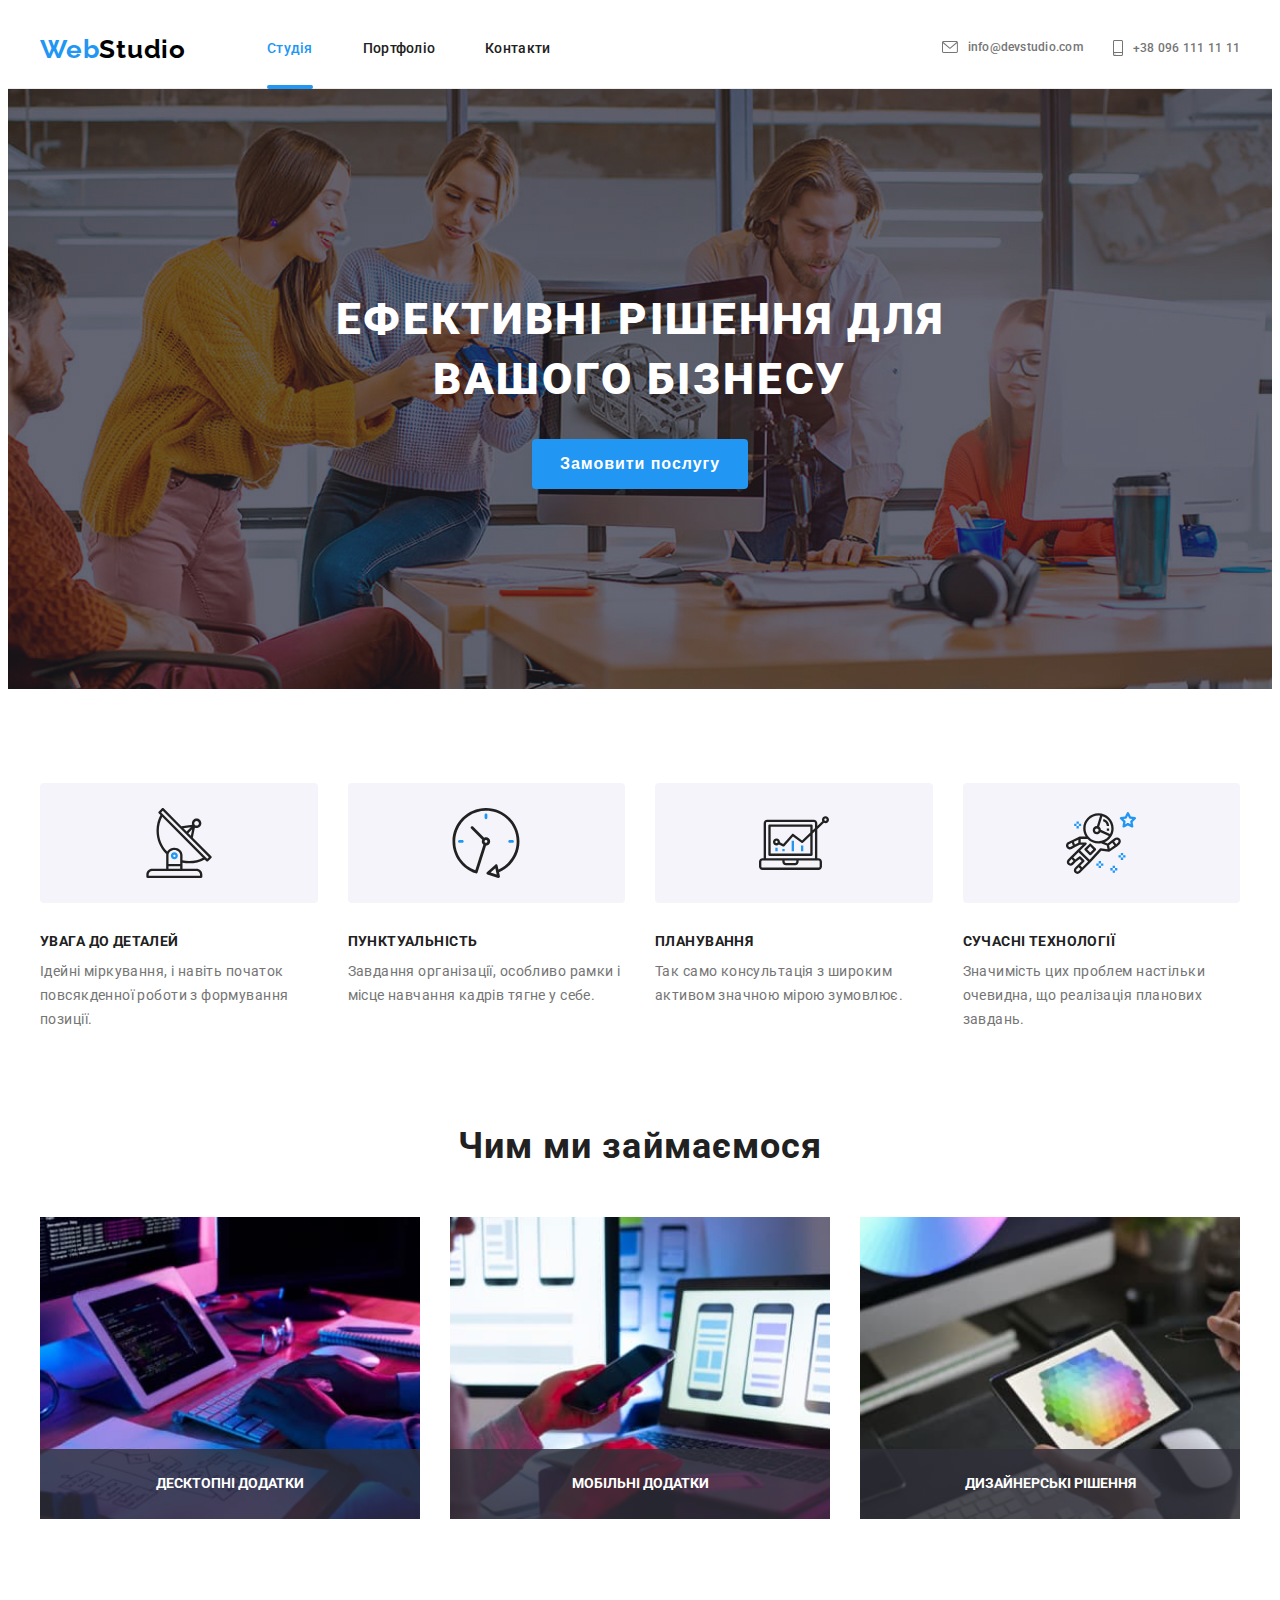
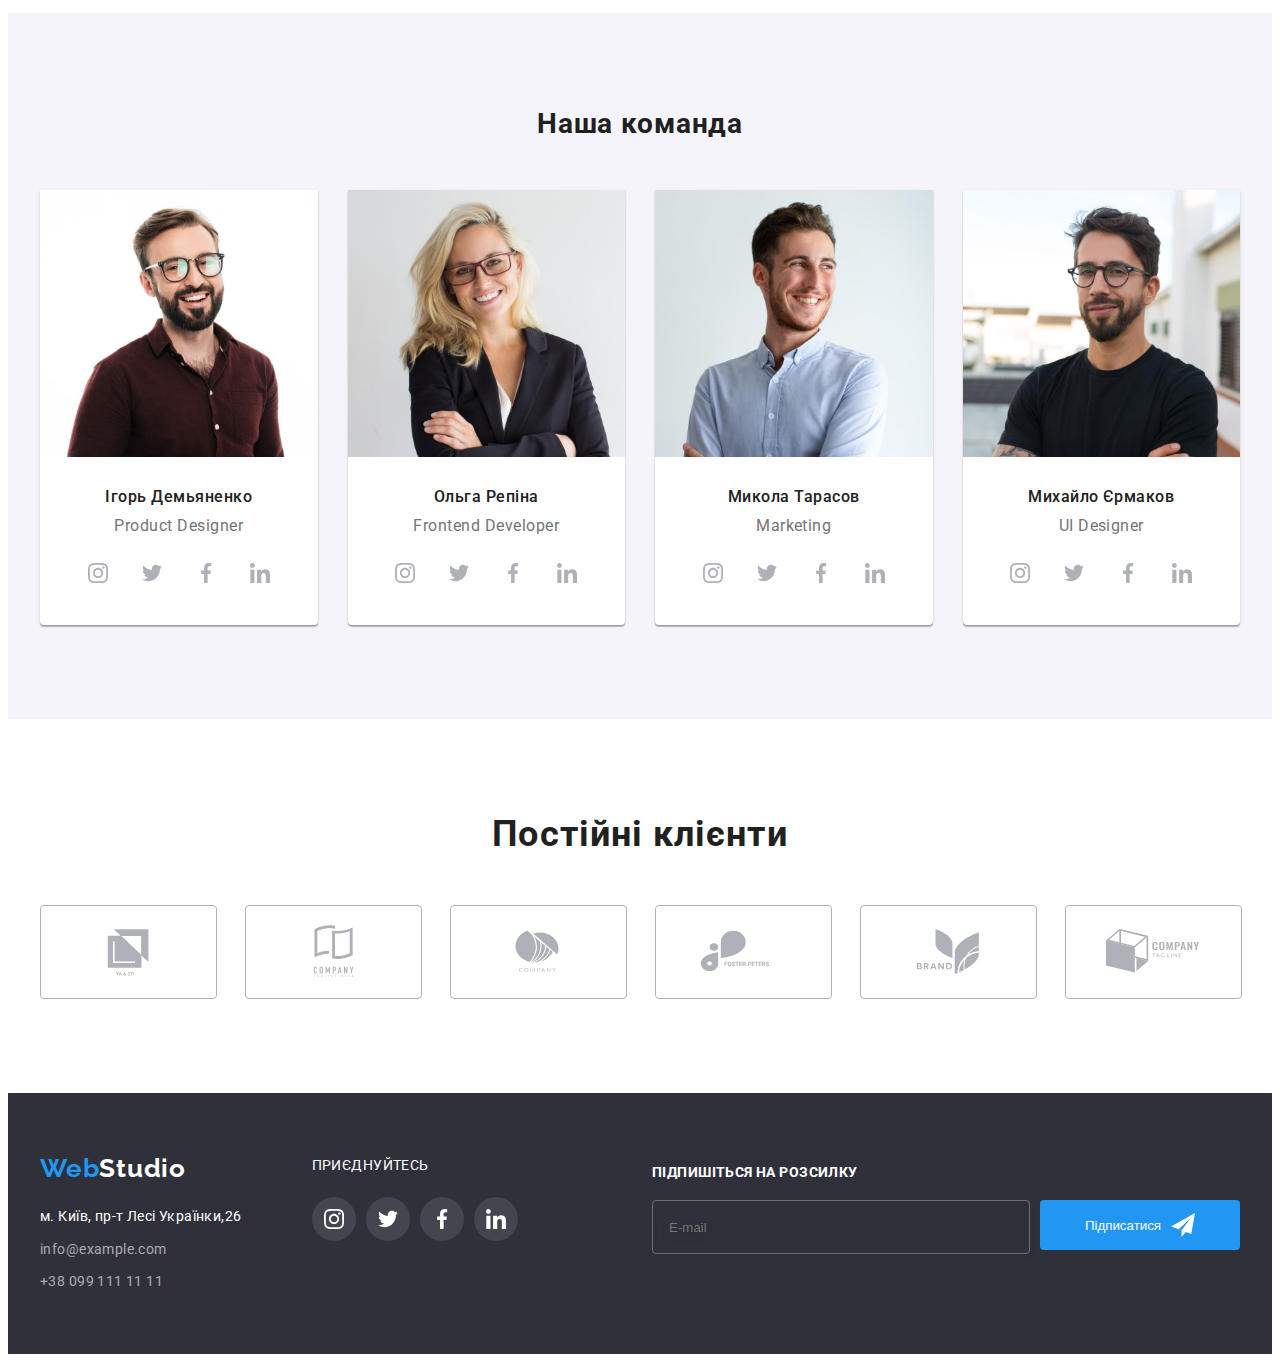
<file: index.html>
<!DOCTYPE html>
<html lang="en">
	<head>
		<meta charset="UTF-8" />
		<meta http-equiv="X-UA-Compatible" content="IE=edge" />
		<meta name="viewport" content="width=device-width, initial-scale=1.0" />
		<title>WebStudio</title>
		<link rel="stylesheet" href="https://cdnjs.cloudflare.com/ajax/libs/modern-normalize/1.1.0/modern-normalize.min.css" integrity="sha512-wpPYUAdjBVSE4KJnH1VR1HeZfpl1ub8YT/NKx4PuQ5NmX2tKuGu6U/JRp5y+Y8XG2tV+wKQpNHVUX03MfMFn9Q==" crossorigin="anonymous" referrerpolicy="no-referrer" />
		<link rel="stylesheet" href="./css/main.min.css">
		<link rel="preconnect" href="https://fonts.googleapis.com" />
		<link rel="preconnect" href="https://fonts.gstatic.com" crossorigin />
		<link
			href="https://fonts.googleapis.com/css2?family=Raleway:wght@700&family=Roboto:wght@400;500;700;900&display=swap"
			rel="stylesheet"
		/>
	</head>
	<body>
		<!-- header -->
		<header class="header">
			<div class="container header__container">
				<a href="./index.html" class="header__logo link">
					<span class="logo">Web</span>Studio
				</a>
					<nav class="navigation">
						<ul class="navigation__list list">
							<li class="navigation__item"><a href="./index.html" class="navigation__link link current">Студія</a></li>
							<li class="navigation__item"><a href="./portfolio.html" class="navigation__link link ">Портфоліо</a></li>
							<li class="navigation__item"><a href="" class="navigation__link link">Контакти</a></li>
						</ul>
					</nav>
					<ul class="header__contact list">
						<li class="header__contact-mail"><a href="mailto:info@devstudio.com" class="header__mail link"><svg class="header__contact-icon" width="16px" height="12px"><use href="./img/icon-header.svg#icon-envelope"></use></svg>info@devstudio.com</a></li>
						<li class="header__contact-tel"><a href="tel:+380961111111" class="header__tel link"><svg class="header__contact-icon fone" width="10px" height="16px"><use href="./img/icon-header.svg#icon-smartphone"></use></svg>+38 096 111 11 11</a></li>
					</ul>
					<button type="button" class="mob__menu-btn-open">
						<svg class="mob__menu-open" width="24px" height="16px">
							<use href="./img/icon-header.svg#icon-mob-menu-open"></use>
						</svg>
					</button>
					
			</div>
			<div class="mob__menu is-hidden">
				<div class="container">
					<div class="mob-menu__top">
					<button type="button" class="mob__menu-btn-close">
						<svg class="mob__menu-close" width="40px" height="40px">
							<use href="./img/icon-header.svg#icon-mob-menu-close"></use>
						</svg>
					</button>
				<nav class="mob-navigation">
						<ul class="mob-navigation__list list">
							<li class="mob-navigation__item"><a href="./index.html" class="mob-navigation__link link current">Студія</a></li>
							<li class="mob-navigation__item"><a href="./portfolio.html" class="mob-navigation__link link ">Портфоліо</a></li>
							<li class="mob-navigation__item"><a href="" class="mob-navigation__link link">Контакти</a></li>
						</ul>
					</nav>
					</div>
					<div class="mob-menu__bottom">
					<ul class="mob__contact list">
						<li class="mob__contact-tel"><a href="tel:+380961111111" class="mob__tel link">+38 096 111 11 11</a></li>
						<li class="mob__contact-mail"><a href="mailto:info@devstudio.com" class="mob__mail link">info@devstudio.com</a></li>
					</ul>
					<ul class="mob__soc-list list">
						<li class="mob__soc-item"><a href="https://www.instagram.com/" class="mob_soc-link link">Instagram</a></li>
						<li class="mob__soc-item"><a href="https://twitter.com/" class="mob_soc-link link">Twitter</a></li>
						<li class="mob__soc-item"><a href="https://www.facebook.com/" class="mob_soc-link link">Facebook</a></li>
						<li class="mob__soc-item"><a href="https://ua.linkedin.com/" class="mob_soc-link link">LinkedIn</a></li>
					</ul>
					</div>
					</div>
			</div>
		</header>
		<main>
			<!-- hero-->
			<section class="hero section">
				<div class="container">
				<h1 class="hero__title">Ефективні рішення для вашого бізнесу</h1>
				<button type="button" class="hero__btn btn" data-modal-open>Замовити послугу</button>
				</div>
			</section>

			<!--features-->
			<section class="features section pb-none">
				<div class="container">
					<h2 class="visually-hidden">text</h2>
				<ul class="features__list list">
					<li class="features__item">
						<div class="features__box">
							<svg class="features__icon" width="70px" height="70px">
								<use href="./img/futeres-icon.svg#icon-antenna"></use>
							</svg>
						</div>
						<h3 class="features__title">УВАГА ДО ДЕТАЛЕЙ</h3>
						<p class="features__text">Ідейні міркування, і навіть початок повсякденної роботи з формування позиції.</p>
					</li>
					<li class="features__item">
						<div class="features__box">
							<svg class="features__icon" width="70px" height="70px">
								<use href="./img/futeres-icon.svg#icon-clock"></use>
							</svg>
						</div>
						<h3 class="features__title">ПУНКТУАЛЬНІСТЬ</h3>
						<p class="features__text">Завдання організації, особливо рамки і місце навчання кадрів тягне у себе.</p>
					</li>
					<li class="features__item">
						<div class="features__box">
							<svg class="features__icon" width="70px" height="70px">
								<use href="./img/futeres-icon.svg#icon-diagram"></use>
							</svg>
						</div>
						<h3 class="features__title">ПЛАНУВАННЯ</h3>
						<p class="features__text">Так само консультація з широким активом значною мірою зумовлює.</p>
					</li>
					<li class="features__item">
						<div class="features__box">
							<svg class="features__icon" width="70px" height="70px">
								<use href="./img/futeres-icon.svg#icon-astronaut"></use>
							</svg>
						</div>
						<h3 class="features__title">СУЧАСНІ ТЕХНОЛОГІЇ</h3>
						<p class="features__text">Значимість цих проблем настільки очевидна, що реалізація планових завдань.</p>
					</li>
				</ul>
				</div>
			</section>
			<!--offers-->
			<section class="offers offers__mob section">
				<div class="container">
				<h2 class="offers__title title">Чим ми займаємося</h2>
				<ul class="offers__list list">
					<li class="offers__item">
						<picture>
							<source 
						srcset="
						./img/box1.jpg 1x, 
						./img/box1x2.jpg 2x" >
						<img 
						src="./img/box1.jpg" alt="вэб дизайн" width="370" height="294"/>
						</picture>
						<h3 class="offers__img-titel">Десктопні додатки</h3>
					</li>
					<li class="offers__item">
						<picture>
						<source 
						srcset="
						./img/box2.jpg 1x, 
						./img/box2-x2.jpg 2x" >
						<img src="./img/box2.jpg" alt="софт дизайн" width="370" height="294" />
						</picture>
						<h3 class="offers__img-titel">Мобільні додатки</h3>
					</li>
					<li class="offers__item">
						<picture>
						<source 
						srcset="
						./img/box3.jpg 1x, 
						./img/box3-x2.jpg 2x" >
						<img src="./img/box3.jpg" alt="палітра кольорів" width="370" height="294" />
						</picture>
					<h3 class="offers__img-titel">Дизайнерські рішення</h3>
					</li>
				</ul>
				</div>
			</section>
			<!--team -->
			<section class="team section">
				<div class="container">
				<h2 class="team__title title">Наша команда</h2>
				<ul class="team__list list">
					<li class="team__item">
						<picture>
						<source 
						srcset="
						./img/photo_igor.jpg 1x, 
						./img/photo_igor-x2.jpg 2x"
						media="(min-width: 1200px)">
						<source 
						srcset="
						./img/photo_igor-tab.jpg 1x, 
						./img/photo_igor-tab-x2.jpg 2x"
						media="(min-width: 768px)">
						<source 
						srcset="
						./img/photo_igor-mob.jpg 1x, 
						./img/photo_igor-mob-x2.jpg 2x"
						media="(max-width: 767px)">
						<img src="./img/photo_igor-tab.jpg" alt="Ігорь Демьяненко" width="450" height="460" />
						</picture>
						<div class="team__item-box">
							<h3 class="team__item-title">Ігорь Демьяненко</h3>
							<p class="team__after-title">Product Designer</p>
							<ul class="team__soc list">
								<li class="team__soc-item"><a href="" class="team__soc-link link"><svg class="team__soc-icon" width="20px" height="20px">
									<use href="./img/icons.svg#icon-instagram"></use>
								</svg></a></li>
								<li class="team__soc-item"><a href="" class="team__soc-link link"><svg class="team__soc-icon" width="20px" height="20px">
									<use href="./img/icons.svg#icon-twitter"></use>
								</svg></a></li>
								<li class="team__soc-item"><a href="" class="team__soc-link link"><svg class="team__soc-icon" width="20px" height="20px">
									<use href="./img/icons.svg#icon-facebook"></use>
								</svg></a></li>
								<li class="team__soc-item"><a href="" class="team__soc-link link"><svg class="team__soc-icon" width="20px" height="20px">
									<use href="./img/icons.svg#icon-linkedin"></use>
								</svg></a></li>
							</ul>
						</div>
					</li>
					<li class="team__item">
						<picture>
						<source 
						srcset="
						./img/photo_olga.jpg 1x, 
						./img/photo_olga-x2.jpg 2x"
						media="(min-width: 1200px)" >
						<source 
						srcset="
						./img/photo_olga-tab.jpg 1x, 
						./img/photo_olga-tab-x2.jpg 2x"
						media="(min-width: 768px)">
						<source 
						srcset="
						./img/photo_olga-mob.jpg 1x, 
						./img/photo_olga-mob-x2.jpg 2x"
						media="(max-width: 767px)">
						<img src="./img/photo_olga.jpg" alt="Ігорь Демьяненко" width="450" height="460" />
						</picture>
						<div class="team__item-box">
						<h3 class="team__item-title">Ольга Репіна</h3>
						<p class="team__after-title">Frontend Developer</p>
						<ul class="team__soc list">
								<li class="team__soc-item"><a href="" class="team__soc-link link"><svg class="team__soc-icon" width="20px" height="20px">
									<use href="./img/icons.svg#icon-instagram"></use>
								</svg></a></li>
								<li class="team__soc-item"><a href="" class="team__soc-link link"><svg class="team__soc-icon" width="20px" height="20px">
									<use href="./img/icons.svg#icon-twitter"></use>
								</svg></a></li>
								<li class="team__soc-item"><a href="" class="team__soc-link link"><svg class="team__soc-icon" width="20px" height="20px">
									<use href="./img/icons.svg#icon-facebook"></use>
								</svg></a></li>
								<li class="team__soc-item"><a href="" class="team__soc-link link"><svg class="team__soc-icon" width="20px" height="20px">
									<use href="./img/icons.svg#icon-linkedin"></use>
								</svg></a></li>
							</ul>
						</div>
					</li>
					<li class="team__item">
						<picture>
						<source 
						srcset="
						./img/photo_nikolai.jpg 1x, 
						./img/photo_nikolai-x2.jpg 2x"
						media="(min-width: 1200px)" >
						<source 
						srcset="
						./img/photo_nikolai-tab.jpg 1x, 
						./img/photo_nikolai-tab-x2.jpg 2x"
						media="(min-width: 768px)">
						<source 
						srcset="
						./img/photo_nikolai-mob.jpg 1x, 
						./img/photo_nikolai-mob-x2.jpg 2x"
						media="(max-width: 767px)">
						<img src="./img/photo_nikolai.jpg" alt="Ігорь Демьяненко" width="450" height="460" />
						</picture>
						<div class="team__item-box">
						<h3 class="team__item-title">Микола Тарасов</h3>
						<p class="team__after-title">Marketing</p>
						<ul class="team__soc list">
								<li class="team__soc-item"><a href="" class="team__soc-link link"><svg class="team__soc-icon" width="20px" height="20px">
									<use href="./img/icons.svg#icon-instagram"></use>
								</svg></a></li>
								<li class="team__soc-item"><a href="" class="team__soc-link link"><svg class="team__soc-icon" width="20px" height="20px">
									<use href="./img/icons.svg#icon-twitter"></use>
								</svg></a></li>
								<li class="team__soc-item"><a href="" class="team__soc-link link"><svg class="team__soc-icon" width="20px" height="20px">
									<use href="./img/icons.svg#icon-facebook"></use>
								</svg></a></li>
								<li class="team__soc-item"><a href="" class="team__soc-link link"><svg class="team__soc-icon" width="20px" height="20px">
									<use href="./img/icons.svg#icon-linkedin"></use>
								</svg></a></li>
							</ul>
						</div>
					</li>
					<li class="team__item">
						<picture>
						<source 
						srcset="
						./img/photo_mihail.jpg 1x, 
						./img/photo_mihail-x2.jpg 2x"
						media="(min-width: 1200px)" >
						<source 
						srcset="
						./img/photo_mihail-tab.jpg 1x, 
						./img/photo_mihail-tab-x2.jpg 2x"
						media="(min-width: 768px)">
						<source 
						srcset="
						./img/photo_mihail-mob.jpg 1x, 
						./img/photo_mihail-mob-x2.jpg 2x"
						media="(max-width: 767px)">
						<img src="./img/photo_mihail.jpg" alt="Ігорь Демьяненко" width="450" height="460" />
						</picture>
						<div class="team__item-box">
						<h3 class="team__item-title">Михайло Єрмаков</h3>
						<p class="team__after-title">UI Designer</p>
						<ul class="team__soc list">
								<li class="team__soc-item"><a href="" class="team__soc-link link"><svg class="team__soc-icon" width="20px" height="20px">
									<use href="./img/icons.svg#icon-instagram"></use>
								</svg></a></li>
								<li class="team__soc-item"><a href="" class="team__soc-link link"><svg class="team__soc-icon" width="20px" height="20px">
									<use href="./img/icons.svg#icon-twitter"></use>
								</svg></a></li>
								<li class="team__soc-item"><a href="" class="team__soc-link link"><svg class="team__soc-icon" width="20px" height="20px">
									<use href="./img/icons.svg#icon-facebook"></use>
								</svg></a></li>
								<li class="team__soc-item"><a href="" class="team__soc-link link"><svg class="team__soc-icon" width="20px" height="20px">
									<use href="./img/icons.svg#icon-linkedin"></use>
								</svg></a></li>
							</ul>
						</div>
					</li>
				</ul>
				</div>
			</section>
				<!-- regular customer -->
		<section class="customer section">
			<div class="container">
			<h2 class="title customer__title">Постійні клієнти</h2>
			<ul class="list customer__list">
				<li class="customer__item">
					<a href="" class="customer__link">
					<svg class="customer__icon" width="106px" height="60px">
						<use href="./img/client-icons.svg#icon-Logo-yaco"></use>
					</svg></a>
				</li>
				<li class="customer__item">
					<a href="" class="customer__link">
					<svg class="customer__icon" width="106px" height="60px">
						<use href="./img/client-icons.svg#icon-Logo-company"></use>
					</svg></a>
				</li>
				<li class="customer__item">
					<a href="" class="customer__link">
					<svg class="customer__icon" width="106px" height="60px">
						<use href="./img/client-icons.svg#icon-Logo-company-second"></use>
					</svg></a>
				</li>
				<li class="customer__item">
					<a href="" class="customer__link">
					<svg class="customer__icon" width="106px" height="60px">
						<use href="./img/client-icons.svg#icon-Logo-foster"></use>
					</svg></a>
				</li>
				<li class="customer__item">
					<a href="" class="customer__link">
					<svg class="customer__icon" width="106px" height="60px">
						<use href="./img/client-icons.svg#icon-Logo-brand"></use>
					</svg></a>
				</li>
				<li class="customer__item">
					<a href="" class="customer__link">
					<svg class="customer__icon" width="106px" height="60px">
						<use href="./img/client-icons.svg#icon-Logo-tagline"></use>
					</svg></a>
				</li>
			</ul>
			</div>
		</section>
		</main>
		<!--footer-->
		<footer class="footer">
			<div class="container footer__box">
				<div class="footer__logo-join-box">
				<div class="footer__logo-box">
						<a href="./index.html" class="footer__logo link">
				<span class="logo">Web</span>Studio</a>
				<address class="footer__contact-addres">
					<ul class="footer__list list">
						<li class="footer__item"><a href="https://goo.gl/maps/eejTRm9JTU1azav69" class="footer__address-maps link">м. Київ, пр-т Лесі Українки,26</a></li>
						<li class="footer__item"><a href="mailto:info@example.com" class="footer__address-mail link">info@example.com</a></li>
						<li class="footer__item"><a href="tel:+380991111111" class="footer__address-tel link">+38 099 111 11 11</a></li>
					</ul>
				</address>
				</div>
				<div class="footer__join-box">
					<h2 class="footer__join-title">ПРИЄДНУЙТЕСЬ</h2>
						<ul class="footer__soc list">
								<li class="footer__soc-item"><a href="" class="footer__soc-link link"><svg class="footer__soc-icon" width="20px" height="20px">
									<use href="./img/icons.svg#icon-instagram"></use>
								</svg></a></li>
								<li class="footer__soc-item"><a href="" class="footer__soc-link link"><svg class="footer__soc-icon" width="20px" height="20px">
									<use href="./img/icons.svg#icon-twitter"></use>
								</svg></a></li>
								<li class="footer__soc-item"><a href="" class="footer__soc-link link"><svg class="footer__soc-icon" width="20px" height="20px">
									<use href="./img/icons.svg#icon-facebook"></use>
								</svg></a></li>
								<li class="footer__soc-item"><a href="" class="footer__soc-link link"><svg class="footer__soc-icon" width="20px" height="20px">
									<use href="./img/icons.svg#icon-linkedin"></use>
								</svg></a></li>
						</ul>
				</div>
				</div>
				<div class="subscription__box">
				<h3 class="subscription__title" >Підпишіться на розсилку</h3>
				<form>
						<div class="subscription__wrap">
							<input 
							type="text"
							class="subscription__text"
							name="subscription__name"
							placeholder="E-mail"
							>
								<button type="submit" class="subscription__btn btn">Підписатися<svg 	class="subscription__icon" width="24px" height="24px">
								<use href="./img/icons.svg#icon-icon-send"></use>
								</svg>
								</button>
						</div>
				</form>
				</div>
			</div>
		</footer>
		<!-- backdrop & modal-->
		<div class="backdrop is-hidden" data-modal>
			<div class="modal">
			<button type="button" class="modal__close-buton" data-modal-close>
			<svg class="svg-close-modal" width="18px" height="18px">
				<use href="./img/modal-icons.svg#icon-close-black"></use>
			</svg>
			</button>
			<h3 class="modal__titel">Залиште свої дані, ми вам передзвонимо</h3>
		<form>
			<div class="input__field">
			<label for="user-name" class="input__label">Ім'я</label>
				<div class="modal__input-wrap">
				<input 
				type="text" 
				class="modal__input" 
				name="user-name" 
				required
				minlength="2"
				id="user-name">
				<svg class="input__icon" width="18" height="18">
					<use href="./img/modal-icons.svg#icon-person-black"></use>
				</svg>
				</div>
			</div>
			<div class="input__field">
			<label for="user-tel" class="input__label">Телефон</label>
			<div class="modal__input-wrap">
			<input 
				type="tel" 
				class="modal__input"
				name="user-tel"
				pattern="^+380\d{3}\d{2}\d{2}\d{2}$"
				minlength="13"
				maxlength="13"
				title=""
				required
				id="user-tel">
				<svg class="input__icon" width="18" height="18">
					<use href="./img/modal-icons.svg#icon-phone-black"></use>
				</svg>
				</div>
			</div>
			<div class="input__field">
			<label for="user-email" class="input__label">Пошта</label>
			<div class="modal__input-wrap">
			<input 
				type="email" 
				class="modal__input" 
				name="user-email"
				required
				id="user-email">
				<svg class="input__icon" width="18" height="18">
					<use href="./img/modal-icons.svg#icon-email-black"></use>
				</svg>
				</div>
			</div>
			<div class="input__field">
			<label for="user-coments" class="input__label">Коментар</label>
			<textarea 
			class="modal__coments"
			name="user-coments" 
			id="user-coments" 
			placeholder="Введіть текст"
			></textarea>
			</div>
			<div class="input__field">
				<input 
				type="checkbox" 
				class="check-policy visually-hidden" 
				id="check-policy" 
				name="policy"
				value="policy">
				<label 
				for="check-policy" 
				class="input__check-text">
					<span>
					<svg class="input__check" width="13px" height="10px">
						<use href="./img/modal-icons.svg#icon-Vector"></use>
					</svg>
				</span>Погоджуюся з розсилкою та приймаю <a href="/" class="policy-link link">Умови договору</a></label>
			</div>
			<button type="submit" class="modal__button">Відправити</button>
		</form>
			</div>
		</div>
		<script src="./js/modal.js"></script>
		<script src="./js/menu.js"></script>
	</body>
</html>
</file>
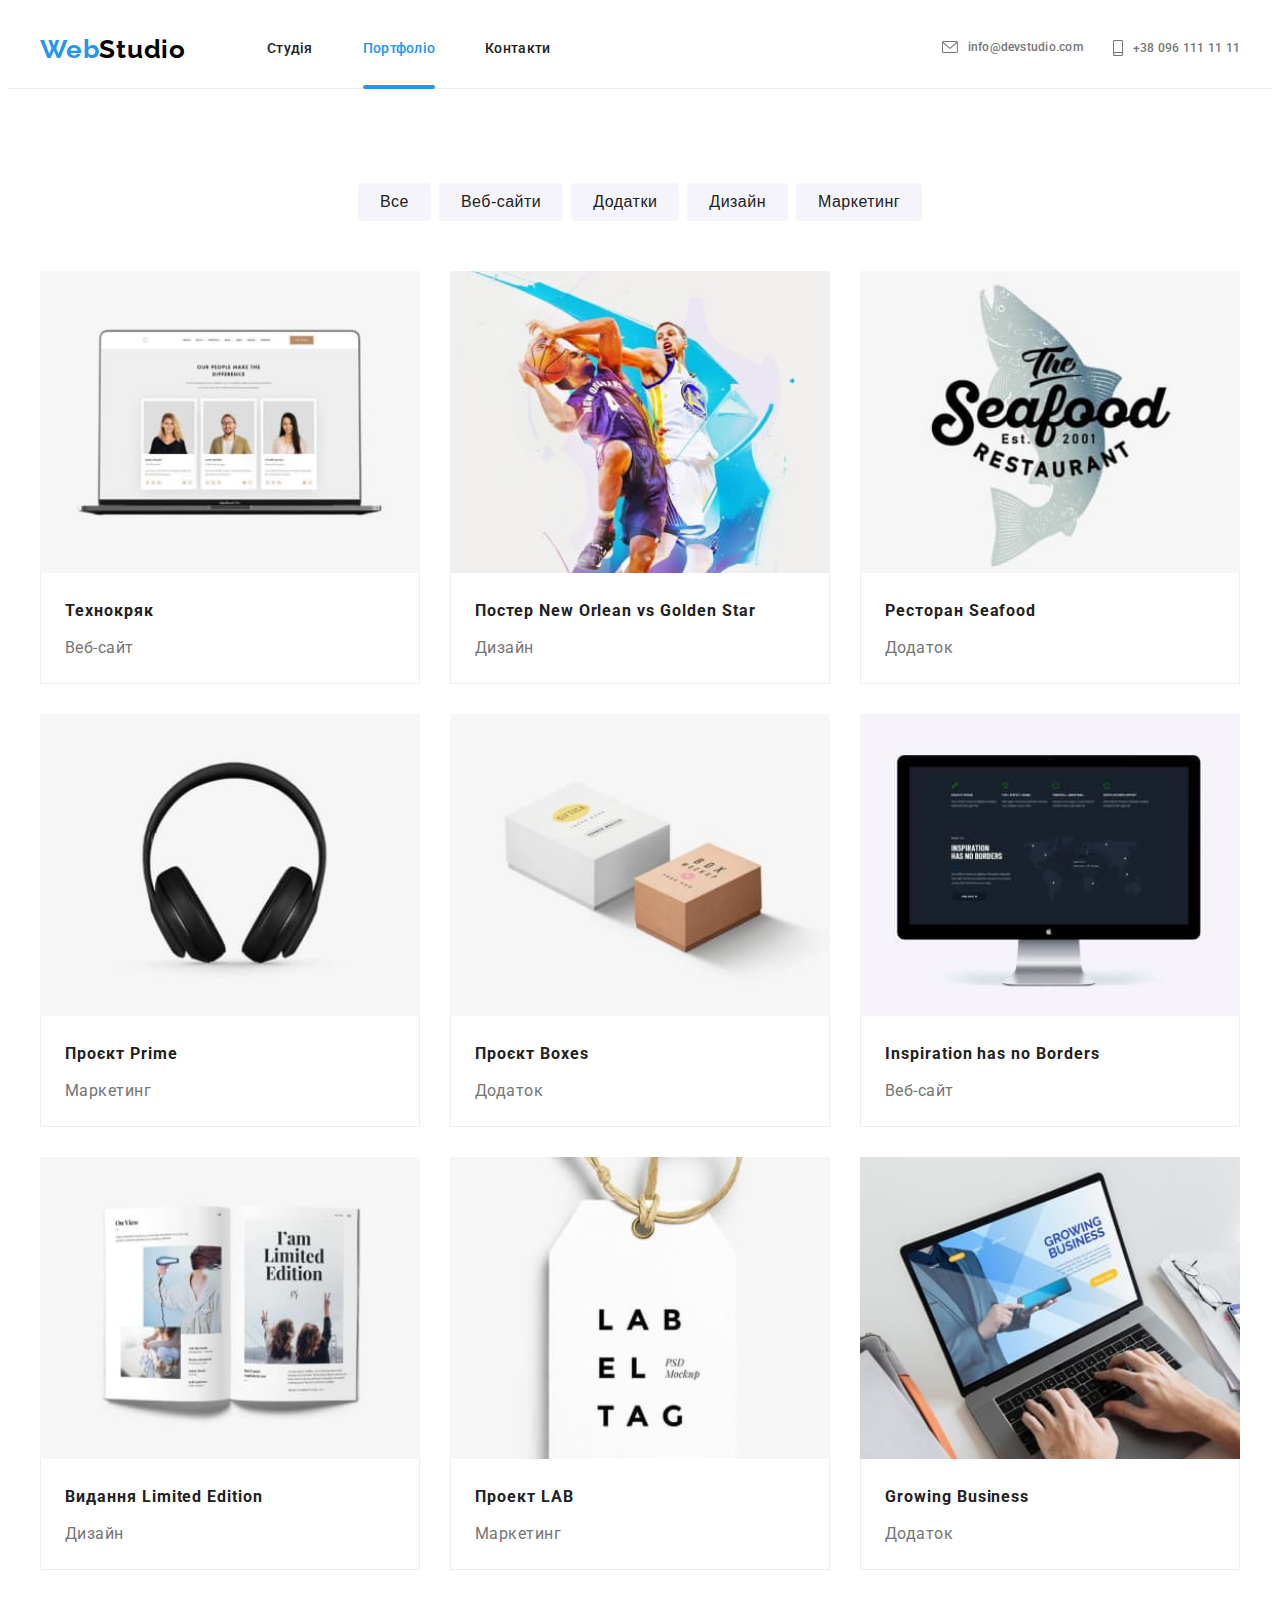
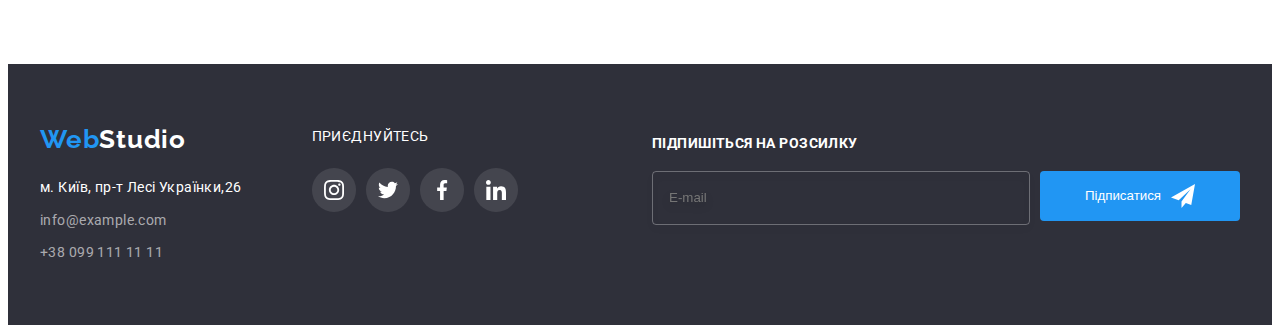
<file: portfolio.html>
<!DOCTYPE html>
<html lang="en">
	<head>
		<meta charset="UTF-8" />
		<meta http-equiv="X-UA-Compatible" content="IE=edge" />
		<meta name="viewport" content="width=device-width, initial-scale=1.0" />
		<title>Porfolio</title>
		<link rel="stylesheet" href="https://cdnjs.cloudflare.com/ajax/libs/modern-normalize/1.1.0/modern-normalize.min.css" integrity="sha512-wpPYUAdjBVSE4KJnH1VR1HeZfpl1ub8YT/NKx4PuQ5NmX2tKuGu6U/JRp5y+Y8XG2tV+wKQpNHVUX03MfMFn9Q==" crossorigin="anonymous" referrerpolicy="no-referrer" />
		<link rel="stylesheet" href="./css/main.min.css">
		<link rel="preconnect" href="https://fonts.googleapis.com">
		<link rel="preconnect" href="https://fonts.gstatic.com" crossorigin>
		<link href="https://fonts.googleapis.com/css2?family=Raleway:wght@700&family=Roboto:wght@400;500;700;900&display=swap" rel="stylesheet">
	</head>
	<body>
				<header class="header">
			<div class="container header__container">
				<a href="./index.html" class="header__logo link">
					<span class="logo">Web</span>Studio
				</a>
					<nav class="navigation">
						<ul class="navigation__list list">
							<li class="navigation__item"><a href="./index.html" class="navigation__link link ">Студія</a></li>
							<li class="navigation__item"><a href="./portfolio.html" class="navigation__link link current">Портфоліо</a></li>
							<li class="navigation__item"><a href="" class="navigation__link link">Контакти</a></li>
						</ul>
					</nav>
					<ul class="header__contact list">
						<li class="header__contact-mail"><a href="mailto:info@devstudio.com" class="header__mail link"><svg class="header__contact-icon" width="16px" height="12px"><use href="./img/icon-header.svg#icon-envelope"></use></svg>info@devstudio.com</a></li>
						<li class="header__contact-tel"><a href="tel:+380961111111" class="header__tel link"><svg class="header__contact-icon fone" width="10px" height="16px"><use href="./img/icon-header.svg#icon-smartphone"></use></svg>+38 096 111 11 11</a></li>
					</ul>
					<button type="button" class="mob__menu-btn-open">
						<svg class="mob__menu-open" width="24px" height="16px">
							<use href="./img/icon-header.svg#icon-mob-menu-open"></use>
						</svg>
					</button>
					
			</div>
			<div class="mob__menu is-hidden">
				<div class="container">
					<div class="mob-menu__top">
					<button type="button" class="mob__menu-btn-close">
						<svg class="mob__menu-close" width="40px" height="40px">
							<use href="./img/icon-header.svg#icon-mob-menu-close"></use>
						</svg>
					</button>
				<nav class="mob-navigation">
						<ul class="mob-navigation__list list">
							<li class="mob-navigation__item"><a href="./index.html" class="mob-navigation__link link ">Студія</a></li>
							<li class="mob-navigation__item"><a href="./portfolio.html" class="mob-navigation__link link current">Портфоліо</a></li>
							<li class="mob-navigation__item"><a href="" class="mob-navigation__link link">Контакти</a></li>
						</ul>
					</nav>
					</div>
					<div class="mob-menu__bottom">
					<ul class="mob__contact list">
						<li class="mob__contact-tel"><a href="tel:+380961111111" class="mob__tel link">+38 096 111 11 11</a></li>
						<li class="mob__contact-mail"><a href="mailto:info@devstudio.com" class="mob__mail link">info@devstudio.com</a></li>
					</ul>
					<ul class="mob__soc-list list">
						<li class="mob__soc-item"><a href="https://www.instagram.com/" class="mob_soc-link link">Instagram</a></li>
						<li class="mob__soc-item"><a href="https://twitter.com/" class="mob_soc-link link">Twitter</a></li>
						<li class="mob__soc-item"><a href="https://www.facebook.com/" class="mob_soc-link link">Facebook</a></li>
						<li class="mob__soc-item"><a href="https://ua.linkedin.com/" class="mob_soc-link link">LinkedIn</a></li>
					</ul>
					</div>
					</div>
			</div>
		</header>               
		<main>
			<section class="portfolio__btn section">
				<div class="container">
				<ul class="filter__list-btn list">
					<li class="filter__item"><button type="button" class="filter__btn btn">Все</button></li>
					<li class="filter__item"><button type="button" class="filter__btn btn">Веб-сайти</button></li>
					<li class="filter__item"><button type="button" class="filter__btn btn">Додатки</button></li>
					<li class="filter__item"><button type="button" class="filter__btn btn">Дизайн</button></li>
					<li class="filter__item"><button type="button" class="filter__btn btn">Маркетинг</button></li>
				</ul>
				<ul class="portfolio__list list">
					<li class="portfolio__item">
						<a href="" class="link portfolio__link">
						<div class="portfolio__text-wrap">
						<picture>
						<source 
						srcset="
						./img/tehnokryak.jpg 1x, 
						./img/tehnokryak-2x.jpg 2x"
						media="(min-width: 1200px)" >
						<source 
						srcset="
						./img/tehnokryak-tab.jpg 1x, 
						./img/tehnokryak-tab-2x.jpg 2x"
						media="(min-width: 768px)" >
						<source 
						srcset="
						./img/tehnokryak-mob.jpg 1x, 
						./img/tehnokryak-mob-2x.jpg 2x"
						media="(max-width: 767px)" >
						<img src="./img/tehnokryak.jpg" alt="Веб-сайт Технокряк" width="450" height="294" />
						</picture>
						<p class="portfolio__text">Ресурс пропонує комплексні пропозиції з різним рівнем функціоналу та сервісів. Все це дозволить відвідувачу отримати вичерпні відомості про компанію чи приватну особу.</p>
						</div>
						<div class="portfolio__item-box">
						<h3 class="portfolio__title">Технокряк</h3>
						<p class="portfolio__after-title">Веб-сайт</p>
						</div>
						</a>
					</li>
					<li class="portfolio__item">
						<a href="" class="link portfolio__link">
							<div class="portfolio__text-wrap">
						<picture>
						<source 
						srcset="
						./img/poster.jpg 1x, 
						./img/poster-2x.jpg 2x"
						media="(min-width: 1200px)" >
						<source 
						srcset="
						./img/poster-tab.jpg 1x, 
						./img/poster-tab-2x.jpg 2x"
						media="(min-width: 768px)" >
						<source 
						srcset="
						./img/poster-mob.jpg 1x, 
						./img/poster-mob-2x.jpg 2x"
						media="(max-width: 767px)" >
						<img src="./img/poster.jpg" alt="Постер 2 футболіста" width="370" height="294" />
						</picture>
						
						<p class="portfolio__text">Ресурс пропонує комплексні пропозиції з різним рівнем функціоналу та сервісів. Все це дозволить відвідувачу отримати вичерпні відомості про компанію чи приватну особу.</p>
							</div>
						<div class="portfolio__item-box">
						<h3 class="portfolio__title">Постер New Orlean vs Golden Star</h3>
						<p class="portfolio__after-title">Дизайн</p>
						</div>
						</a>
					</li>
					<li class="portfolio__item">
						<a href="" class="link portfolio__link">
							<div class="portfolio__text-wrap">
						<picture>
						<source 
						srcset="
						./img/seefood.jpg 1x, 
						./img/seefood-2x.jpg 2x"
						media="(min-width: 1200px)" >
						<source 
						srcset="
						./img/seefood-tab.jpg 1x, 
						./img/seefood-tab-2x.jpg 2x"
						media="(min-width: 768px)" >
						<source 
						srcset="
						./img/seefood-mob.jpg 1x, 
						./img/seefood-mob-2x.jpg 2x"
						media="(max-width: 767px)" >
						<img src="./img/seefood.jpg" alt="ресторан морської їжі" width="370" height="294" />
						</picture>
						<p class="portfolio__text">Ресурс пропонує комплексні пропозиції з різним рівнем функціоналу та сервісів. Все це дозволить відвідувачу отримати вичерпні відомості про компанію чи приватну особу.</p>
							</div>
						<div class="portfolio__item-box">
						<h3 class="portfolio__title">Ресторан Seafood</h3>
						<p class="portfolio__after-title">Додаток</p>
						</div>
						</a>
					</li>
					<li class="portfolio__item">
						<a href="" class="link portfolio__link">
							<div class="portfolio__text-wrap">
						<picture>
						<source 
						srcset="
						./img/prime.jpg 1x, 
						./img/prime-2x.jpg 2x"
						media="(min-width: 1200px)" >
						<source 
						srcset="
						./img/prime-tab.jpg 1x, 
						./img/prime-tab-2x.jpg 2x"
						media="(min-width: 768px)" >
						<source 
						srcset="
						./img/prime-mob.jpg 1x, 
						./img/prime-mob-2x.jpg 2x"
						media="(max-width: 767px)" >
						<img src="./img/prime.jpg" alt="навушники" width="370" height="294" />
						</picture>
						
						<p class="portfolio__text">Ресурс пропонує комплексні пропозиції з різним рівнем функціоналу та сервісів. Все це дозволить відвідувачу отримати вичерпні відомості про компанію чи приватну особу.</p>
							</div>
						<div class="portfolio__item-box">
						<h3 class="portfolio__title">Проєкт Prime</h2>
						<p class="portfolio__after-title">Маркетинг</p>
						</div>
						</a>
					</li>
					<li class="portfolio__item">
						<a href="" class="link portfolio__link">
							<div class="portfolio__text-wrap">
						<picture>
						<source 
						srcset="
						./img/boxes.jpg 1x, 
						./img/boxes-2x.jpg 2x"
						media="(min-width: 1200px)" >
						<source 
						srcset="
						./img/boxes-tab.jpg 1x, 
						./img/boxes-tab-2x.jpg 2x"
						media="(min-width: 768px)" >
						<source 
						srcset="
						./img/boxes-mob.jpg 1x, 
						./img/boxes-mob-2x.jpg 2x"
						media="(max-width: 767px)" >
						<img src="./img/boxes.jpg" alt="2 коробки" width="370" height="294" />
						</picture>
						
						<p class="portfolio__text">Ресурс пропонує комплексні пропозиції з різним рівнем функціоналу та сервісів. Все це дозволить відвідувачу отримати вичерпні відомості про компанію чи приватну особу.</p>
							</div>
						<div class="portfolio__item-box">
						<h3 class="portfolio__title">Проєкт Boxes</h3>
						<p class="portfolio__after-title">Додаток</p>
						</div>
						</a>
					</li>
					<li class="portfolio__item">
						<a href="" class="link portfolio__link">
							<div class="portfolio__text-wrap">
						<picture>
						<source 
						srcset="
						./img/inspiration.jpg 1x, 
						./img/inspiration-2x.jpg 2x"
						media="(min-width: 1200px)" >
						<source 
						srcset="
						./img/inspiration-tab.jpg 1x, 
						./img/inspiration-tab-2x.jpg 2x"
						media="(min-width: 768px)" >
						<source 
						srcset="
						./img/inspiration-mob.jpg 1x, 
						./img/inspiration-mob-2x.jpg 2x"
						media="(max-width: 767px)" >
						<img src="./img/inspiration.jpg" alt="монітор" width="370" height="294" />
						</picture>
						
						<p class="portfolio__text">Ресурс пропонує комплексні пропозиції з різним рівнем функціоналу та сервісів. Все це дозволить відвідувачу отримати вичерпні відомості про компанію чи приватну особу.</p>
							</div>
						<div class="portfolio__item-box">
						<h3 class="portfolio__title">Inspiration has no Borders</h3>
						<p class="portfolio__after-title">Веб-сайт</p>
						</div>
						</a>
					</li>
					<li class="portfolio__item">
						<a href="" class="link portfolio__link">
							<div class="portfolio__text-wrap">
						<picture>
						<source 
						srcset="
						./img/limitededition.jpg 1x, 
						./img/limitededition-2x.jpg 2x"
						media="(min-width: 1200px)" >
						<source 
						srcset="
						./img/limitededition-tab.jpg 1x, 
						./img/limitededition-tab-2x.jpg 2x"
						media="(min-width: 768px)" >
						<source 
						srcset="
						./img/limitededition-mob.jpg 1x, 
						./img/limitededition-mob-2x.jpg 2x"
						media="(max-width: 767px)" >
						<img src="./img/limitededition.jpg" alt="книжка з картинками" width="370" height="294" />
						</picture>
						
						<p class="portfolio__text">Ресурс пропонує комплексні пропозиції з різним рівнем функціоналу та сервісів. Все це дозволить відвідувачу отримати вичерпні відомості про компанію чи приватну особу.</p>
							</div>
						<div class="portfolio__item-box">
						<h3 class="portfolio__title">Видання Limited Edition</h3>
						<p class="portfolio__after-title">Дизайн</p>
						</div>
						</a>
					</li>
					<li class="portfolio__item">
						<a href="" class="link portfolio__link">
							<div class="portfolio__text-wrap"><picture>
						<picture>
						<source 
						srcset="
						./img/lab.jpg 1x, 
						./img/lab-2x.jpg 2x"
						media="(min-width: 1200px)" >
						<source 
						srcset="
						./img/lab-tab.jpg 1x, 
						./img/lab-tab-2x.jpg 2x"
						media="(min-width: 768px)" >
						<source 
						srcset="
						./img/lab-mob.jpg 1x, 
						./img/lab-mob-2x.jpg 2x"
						media="(max-width: 767px)" >
						<img src="./img/lab.jpg" alt="бірка" width="370" height="294" />
						</picture>
						
						<p class="portfolio__text">Ресурс пропонує комплексні пропозиції з різним рівнем функціоналу та сервісів. Все це дозволить відвідувачу отримати вичерпні відомості про компанію чи приватну особу.</p>
							</div>
						<div class="portfolio__item-box">
						<h3 class="portfolio__title">Проект LAB</h3>
						<p class="portfolio__after-title">Маркетинг</p>
						</div>
						</a>
					</li>
					<li class="portfolio__item">
						<a href="" class="link portfolio__link">
							<div class="portfolio__text-wrap">
						<picture>
						<source 
						srcset="
						./img/growing.jpg 1x, 
						./img/growing-2x.jpg 2x"
						media="(min-width: 1200px)" >
						<source 
						srcset="
						./img/growing-tab.jpg 1x, 
						./img/growing-tab-2x.jpg 2x"
						media="(min-width: 768px)" >
						<source 
						srcset="
						./img/growing-mob.jpg 1x, 
						./img/growing-mob-2x.jpg 2x"
						media="(max-width: 767px)" >
						<img src="./img/growing.jpg" alt="ноутбук" width="370" height="294" />
						</picture>
						
						<p class="portfolio__text">Ресурс пропонує комплексні пропозиції з різним рівнем функціоналу та сервісів. Все це дозволить відвідувачу отримати вичерпні відомості про компанію чи приватну особу.</p>
							</div>
						<div class="portfolio__item-box">
						<h3 class="portfolio__title">Growing Business</h3>
						<p class="portfolio__after-title">Додаток</p>
						</div>
						</a>
					</li>
				</ul>
				</div>
			</section>
		</main>
		<footer class="footer">
			<div class="container footer__box">
				<div class="footer__logo-join-box">
				<div class="footer__logo-box">
						<a href="./index.html" class="footer__logo link">
				<span class="logo">Web</span>Studio</a>
				<address class="footer__contact-addres">
					<ul class="footer__list list">
						<li class="footer__item"><a href="https://goo.gl/maps/eejTRm9JTU1azav69" class="footer__address-maps link">м. Київ, пр-т Лесі Українки,26</a></li>
						<li class="footer__item"><a href="mailto:info@example.com" class="footer__address-mail link">info@example.com</a></li>
						<li class="footer__item"><a href="tel:+380991111111" class="footer__address-tel link">+38 099 111 11 11</a></li>
					</ul>
				</address>
				</div>
				<div class="footer__join-box">
					<h2 class="footer__join-title">ПРИЄДНУЙТЕСЬ</h2>
						<ul class="footer__soc list">
								<li class="footer__soc-item"><a href="" class="footer__soc-link link"><svg class="footer__soc-icon" width="20px" height="20px">
									<use href="./img/icons.svg#icon-instagram"></use>
								</svg></a></li>
								<li class="footer__soc-item"><a href="" class="footer__soc-link link"><svg class="footer__soc-icon" width="20px" height="20px">
									<use href="./img/icons.svg#icon-twitter"></use>
								</svg></a></li>
								<li class="footer__soc-item"><a href="" class="footer__soc-link link"><svg class="footer__soc-icon" width="20px" height="20px">
									<use href="./img/icons.svg#icon-facebook"></use>
								</svg></a></li>
								<li class="footer__soc-item"><a href="" class="footer__soc-link link"><svg class="footer__soc-icon" width="20px" height="20px">
									<use href="./img/icons.svg#icon-linkedin"></use>
								</svg></a></li>
						</ul>
				</div>
				</div>
				<div class="subscription__box">
				<h3 class="subscription__title" >Підпишіться на розсилку</h3>
				<form>
						<div class="subscription__wrap">
							<input 
							type="text"
							class="subscription__text"
							name="subscription__name"
							placeholder="E-mail"
							>
								<button type="submit" class="subscription__btn btn">Підписатися<svg 	class="subscription__icon" width="24px" height="24px">
								<use href="./img/icons.svg#icon-icon-send"></use>
								</svg>
								</button>
						</div>
				</form>
				</div>
			</div>
		</footer>
		<script src="./js/menu.js"></script>
	</body>
</html>
</file>
<file: css/main.min.css>
:root{--first-title-color:#212121;--second-title-color: #ffffff;--first-text-color: #757575;--second-text-color: #ffffff;--first-btn-color: #f5f4fa;--second-btn-color: #2196f3;--accent-color: #2196f3;--first-background-color: #2F303A;--second-backround-color: #f5f4fa;--icons-first-color: #AFB1B8;--icons-second-color: #ffffff;--menu-background-color: #ffffff;--backgroun-tranzition: background-color 250ms cubic-bezier(0.4, 0, 0.2, 1);--color-tranzition: color 250ms cubic-bezier(0.4, 0, 0.2, 1);--fill-tranzition: fill 250ms cubic-bezier(0.4, 0, 0.2, 1);--border-tranzition: border-color 250ms cubic-bezier(0.4, 0, 0.2, 1)}.visually-hidden{position:absolute;white-space:nowrap;width:1px;height:1px;overflow:hidden;border:0;padding:0;clip:rect(0 0 0 0);clip-path:inset(50%);margin:-1px}p,h1,h1,h3,h4,h5,h6{margin:0}ol,ul{margin:0;padding-left:0}img{display:block;max-width:100%;height:auto;width:100%}li{display:list-item}body{font-family:Roboto,sans-serif;color:#212121}.list{list-style:none}.link{text-decoration:none}.no-scroll{overflow:hidden}.container{width:100%;margin-left:auto;margin-right:auto;padding-left:15px;padding-right:15px}@media screen and (min-width: 480px){.container{max-width:480px}}@media screen and (min-width: 768px){.container{max-width:768px}}@media screen and (min-width: 1200px){.container{max-width:1200px}}.section{padding:94px 0}@media screen and (min-width: 480px){.section{padding:60px 0}}@media screen and (min-width: 768px){.section{padding:60px 0}}@media screen and (min-width: 1200px){.section{padding:94px 0}}.logo{font-family:"Raleway";font-style:normal;font-weight:700;font-size:26px;line-height:1.19;letter-spacing:.03em;color:var(--accent-color)}.title{font-weight:700;font-size:36px;line-height:1.17;letter-spacing:.03em;text-align:center;color:var(--first-title-color);margin:0 auto 50px}.pb-none{padding-bottom:0}.btn{cursor:pointer;height:50px;background-color:var(--accent-color);text-align:center;border-radius:4px;border:none;display:flex;align-items:center;color:var(--second-text-color);transition:var(--backgroun-tranzition)}.btn:hover,.btn:focus{background-color:#188ce8;box-shadow:0px 4px 4px rgba(0,0,0,.15)}.navigation__link.current{color:var(--accent-color);position:relative}.navigation__link.current::after{position:absolute;content:"";width:100%;height:4px;background:var(--second-btn-color);border-radius:2px;left:0;bottom:-1px}.mob-navigation__link.current{color:var(--accent-color);position:relative}.header{border-bottom:1px solid #ececec}.header__logo{font-weight:700;font-size:26px;line-height:1.1923076923;letter-spacing:.03em;font-family:"Raleway";font-style:normal;color:#000;align-items:center;max-width:134px;max-height:28px;margin:16px 0}@media screen and (min-width: 480px){.header__logo{margin:16px 0}}@media screen and (min-width: 768px){.header__logo{margin-right:87px}}@media screen and (min-width: 1200px){.header__logo{margin-right:93px}}.navigation__list{display:none}@media screen and (min-width: 768px){.navigation__list{display:flex}}@media screen and (min-width: 1200px){.navigation__list{display:flex}}.navigation__item:not(:last-child){margin-right:50px}.header__container{display:flex;align-items:center}.navigation__link{display:block;padding-top:32px;padding-bottom:32px;font-weight:500;font-size:14px;line-height:1.1428571429;letter-spacing:.02em;color:var(--first-title-color);transition:var(--color-tranzition)}.navigation__link:focus,.navigation__link:hover{color:var(--accent-color)}.header__contact-icon{margin-right:10px;fill:currentColor}.header__contact{display:none;margin-left:auto}@media screen and (min-width: 768px){.header__contact{display:flex;flex-wrap:wrap;flex-direction:column;margin-left:auto}}@media screen and (min-width: 1200px){.header__contact{display:flex;flex-wrap:nowrap;margin-left:auto;flex-direction:row}}.header__tel{font-weight:500;font-size:12px;line-height:1.1666666667;letter-spacing:.02em;color:var(--first-text-color);align-items:center;transition:var(--color-tranzition)}.header__tel:hover,.header__tel:focus{color:var(--accent-color)}@media screen and (min-width: 1200px){.header__tel{display:flex;margin-bottom:0}}@media screen and (min-width: 768px){.header__contact-mail{margin-bottom:10px}}@media screen and (min-width: 1200px){.header__contact-mail{margin-bottom:0}}.header__mail{font-weight:500;font-size:12px;line-height:1.1666666667;letter-spacing:.02em;color:var(--first-text-color);align-items:center;margin-bottom:10px;transition:var(--color-tranzition)}.header__mail:hover,.header__mail:focus{color:var(--accent-color)}@media screen and (min-width: 1200px){.header__mail{display:flex;margin-bottom:0;margin-right:30px}}.hero{width:100%;margin:0 auto;background-color:var(--first-background-color);background-image:linear-gradient(rgba(47, 48, 58, 0.4), rgba(47, 48, 58, 0.4)),url(../img/hero-bg-mob.jpg);background-repeat:no-repeat;background-position:center;background-size:cover}@media screen and (min-width: 480px){.hero{padding:118px 0;background-image:linear-gradient(rgba(47, 48, 58, 0.4), rgba(47, 48, 58, 0.4)),url(../img/hero-bg-mob.jpg)}}@media screen and (min-width: 480px)and (min-device-pixel-ratio: 2),screen and (min-width: 480px)and (min-resolution: 192dpi),screen and (min-width: 480px)and (min-resolution: 2dppx){.hero{background-image:linear-gradient(rgba(47, 48, 58, 0.4), rgba(47, 48, 58, 0.4)),url(../img/hero-bg-mob-x2.jpg)}}@media screen and (min-width: 768px){.hero{padding:118px 0;background-image:linear-gradient(rgba(47, 48, 58, 0.4), rgba(47, 48, 58, 0.4)),url(../img/hero-bg-tab.jpg)}}@media screen and (min-width: 768px)and (min-device-pixel-ratio: 2),screen and (min-width: 768px)and (min-resolution: 192dpi),screen and (min-width: 768px)and (min-resolution: 2dppx){.hero{background-image:linear-gradient(rgba(47, 48, 58, 0.4), rgba(47, 48, 58, 0.4)),url(../img/hero-bg-tab-x2.jpg)}}@media screen and (min-width: 1200px){.hero{padding:200px 0;background-image:linear-gradient(rgba(47, 48, 58, 0.4), rgba(47, 48, 58, 0.4)),url(../img/hero-bg.jpg);background-size:1600px;max-width:1600px;margin:0 auto}}@media screen and (min-width: 1200px)and (min-device-pixel-ratio: 2),screen and (min-width: 1200px)and (min-resolution: 192dpi),screen and (min-width: 1200px)and (min-resolution: 2dppx){.hero{background-image:linear-gradient(rgba(47, 48, 58, 0.4), rgba(47, 48, 58, 0.4)),url(../img/hero-bg-x2.jpg)}}.hero__title{margin:0 auto 30px;max-width:360px;font-weight:900;font-size:20px;line-height:1.6;letter-spacing:.06em;text-align:center;text-transform:uppercase;color:var(--second-title-color)}@media screen and (min-width: 480px){.hero__title{font-weight:900;font-size:26px;line-height:1.6153846154;letter-spacing:.06em}}@media screen and (min-width: 768px){.hero__title{font-weight:900;font-size:26px;line-height:1.6153846154;letter-spacing:.06em}}@media screen and (min-width: 1200px){.hero__title{font-weight:900;font-size:44px;line-height:1.3636363636;letter-spacing:.06em;max-width:696px}}.hero__btn{display:block;margin:30px auto 0;min-width:216px;font-weight:700;font-size:16px;line-height:1.875;letter-spacing:.06em}.features__box{height:120px;border-radius:4px;background-color:var(--second-backround-color);display:flex;align-items:center;justify-content:center;width:100%}.features__list{display:flex;flex-wrap:wrap;gap:30px}@media screen and (min-width: 1200px){.features__list{flex-wrap:nowrap}}.features__title{font-weight:700;font-size:14px;line-height:1.1428571429;letter-spacing:.03em;text-transform:uppercase;color:var(--first-title-color);margin-bottom:10px;margin-top:30px;text-align:center}@media screen and (min-width: 768px){.features__title{text-align:left}}.features__text{font-weight:400;font-size:14px;line-height:1.7142857143;letter-spacing:.03em;color:var(--first-text-color)}li.features__item{width:100%}@media screen and (min-width: 768px){li.features__item{width:calc((100% - 30px)/2)}}@media screen and (min-width: 1200px){li.features__item{width:calc((100% - 30px)/4)}}.offers{display:none}@media screen and (min-width: 1200px){.offers{display:flex}}.offers__title{font-weight:700;font-size:36px;line-height:1.17;letter-spacing:.03em;text-align:center;color:var(--first-title-color);margin-top:0;margin-bottom:50px}.offers__list{display:flex;flex-wrap:wrap;gap:30px}@media screen and (min-width: 1200px){.offers__list{flex-wrap:nowrap}}.offers__item{position:relative;width:100%}.offers__img-titel{font-size:14px;line-height:1.14;text-align:center;text-transform:uppercase;color:var(--second-title-color);position:absolute;bottom:0;padding:27px 0;background:rgba(47,48,58,.8);width:100%;margin:0}.team__list{display:flex;flex-wrap:wrap;gap:30px}.team{background-color:var(--second-backround-color)}.team__title{font-weight:700;font-size:28px;line-height:1.1785714286;letter-spacing:.03em}.team__item{width:100%;background:#fff;box-shadow:0px 1px 3px rgba(0,0,0,.12),0px 1px 1px rgba(0,0,0,.14),0px 2px 1px rgba(0,0,0,.2);border-radius:0px 0px 4px 4px}@media screen and (min-width: 768px){.team__item{width:calc((100% - 90px)/2)}}@media screen and (min-width: 1200px){.team__item{width:calc((100% - 90px)/4)}}.team__item-title{font-weight:500;font-size:16px;line-height:1.1875;letter-spacing:.03em;text-align:center;color:var(--first-title-color);margin-bottom:10px}.team__after-title{font-weight:400;font-size:16px;line-height:1.1875;letter-spacing:.03em;text-align:center;color:var(--first-text-color);margin-bottom:16px}.team__item-box{padding:30px 0}.team__soc{display:flex;justify-content:center;gap:10px}.team__soc-link{width:44px;height:44px;border-radius:50%;background-color:rgba(0,0,0,0);display:flex;align-items:center;justify-content:center;transition:var(--backgroun-tranzition)}.team__soc-link:hover,.team__soc-link:focus{background-color:var(--accent-color)}.team__soc-icon{fill:var(--icons-first-color);transition:var(--fill-tranzition)}.team__soc-link:hover .team__soc-icon,.team__soc-link:focus .team__soc-icon{fill:var(--icons-second-color)}.customer__list{display:flex;flex-wrap:wrap;justify-content:center;gap:30px}.customer__link{width:170px;height:92px;background-color:rgba(0,0,0,0);display:flex;align-items:center;justify-content:center;border:1px solid #afb1b8;border-radius:4px;transition:var(--border-tranzition)}.customer__link:hover,.customer__link:focus{border-color:var(--second-btn-color)}@media screen and (min-width: 768px){.customer__link{width:100%}}.customer__icon{display:flex;align-content:center;justify-content:center;fill:var(--icons-first-color);transition:var(--fill-tranzition)}.customer__link:hover .customer__icon,.customer__link:focus .customer__icon{fill:var(--second-btn-color)}@media screen and (min-width: 768px){.customer__item{width:calc((100% - 60px)/3)}}@media screen and (min-width: 1200px){.customer__item{width:calc((100% - 150px)/6)}}.footer{background-color:#2f303a;padding:60px 0}.footer__logo{font-family:"Raleway";font-style:normal;font-weight:700;font-size:26px;line-height:1.1538461538;letter-spacing:.03em;color:#fff;text-align:center;padding:0 41px}@media screen and (min-width: 1200px){.footer__logo{padding:0}}.footer__logo-box{text-align:center}@media screen and (min-width: 1200px){.footer__logo-box{text-align:left;display:block}}.footer__contact-addres{margin-top:20px}.footer__item:not(:last-child){margin-bottom:9px}.footer__address-maps{font-weight:400;font-size:14px;line-height:1.7142857143;letter-spacing:.03em;color:var(--second-title-color)}.footer__address-mail{font-weight:400;font-size:14px;line-height:1.7142857143;letter-spacing:.03em;color:rgba(255,255,255,.6)}.footer__address-tel{font-weight:400;font-size:14px;line-height:1.71;letter-spacing:.03em;color:rgba(255,255,255,.6)}.footer__contact-addres{font-style:normal}@media screen and (min-width: 1200px){.footer__box{display:flex;align-items:baseline}}.footer__join-box{text-align:center}@media screen and (min-width: 1200px){.footer__join-box{margin-left:70px}}.footer__join-title{font-weight:400;font-size:14px;line-height:1.7142857143;letter-spacing:.03em;text-transform:uppercase;color:var(--second-title-color);margin-bottom:20px;margin-top:60px}@media screen and (min-width: 768px){.footer__join-title{margin-top:0}}@media screen and (min-width: 1200px){.footer__join-title{margin-top:0;text-align:left}}.footer__soc{display:flex;gap:10px;justify-content:center}.footer__soc-link{width:44px;height:44px;border-radius:50%;background-image:linear-gradient(rgba(255, 255, 255, 0.1), rgba(255, 255, 255, 0.1));display:flex;align-items:center;justify-content:center;transition:var(--backgroun-tranzition)}.footer__soc-link:hover,.footer__soc-link:focus{background-color:var(--accent-color)}.footer__soc-icon{fill:var(--icons-second-color)}@media screen and (min-width: 768px){.footer__logo-join-box{display:flex;justify-content:space-between;margin:0 76px}}@media screen and (min-width: 1200px){.footer__logo-join-box{justify-content:normal;margin:0}}@media screen and (min-width: 1200px){.subscription__box{margin-left:auto;align-items:baseline}}.subscription__wrap{display:flex;flex-wrap:wrap;gap:10px;justify-content:center}@media screen and (min-width: 768px){.subscription__wrap{display:flex;flex-direction:column;align-items:center}}@media screen and (min-width: 1200px){.subscription__wrap{display:flex;flex-direction:row;align-items:flex-start}}.subscription__title{font-weight:700;font-size:14px;line-height:1.1428571429;letter-spacing:.03em;text-transform:uppercase;color:var(--second-text-color);align-items:center;margin-top:60px;margin-bottom:20px;text-align:center}@media screen and (min-width: 1200px){.subscription__title{text-align:left;margin-top:0}}.subscription__text{position:relative;width:100vw;height:50px;border:1px solid rgba(255,255,255,.3);filter:drop-shadow(0px 4px 4px rgba(0, 0, 0, 0.15));border-radius:4px;background-color:rgba(0,0,0,0);padding-left:16px;color:rgba(255,255,255,.6);margin-bottom:20px}.subscription__text:focus{border:1px solid var(--accent-color);outline:none;cursor:pointer;transition:border 250ms cubic-bezier(0.4, 0, 0.2, 1)}@media screen and (min-width: 480px){.subscription__text{width:100vw}}@media screen and (min-width: 768px){.subscription__text{width:450px}}@media screen and (min-width: 1200px){.subscription__text{width:358px}}.subscription__btn{min-width:200px;margin:0;padding:10px 28px 10px 28px;justify-content:center}.subscription__icon{display:flex;margin-left:10px;fill:#fff}.filter__btn{height:38px;background-color:var(--second-backround-color);font-weight:500;font-size:16px;line-height:1.625;letter-spacing:.03em;color:var(--first-title-color);padding:6px 22px;transition:background-color 250ms cubic-bezier(0.4, 0, 0.2, 1),color 250ms cubic-bezier(0.4, 0, 0.2, 1),box-shadow 250ms cubic-bezier(0.4, 0, 0.2, 1)}.filter__btn:focus,.filter__btn:hover{background-color:var(--second-btn-color);color:#fff;box-shadow:0px 3px 1px rgba(0,0,0,.1),0px 1px 2px rgba(0,0,0,.08),0px 2px 2px rgba(0,0,0,.12)}.portfolio__link{transition:box-shadow 250ms cubic-bezier(0.4, 0, 0.2, 1);display:flex;flex-direction:column;height:100%}.portfolio__link:focus,.portfolio__link:hover{box-shadow:0px 3px 1px rgba(0,0,0,.1),0px 1px 2px rgba(0,0,0,.08),0px 2px 2px rgba(0,0,0,.12)}.portfolio__title{font-weight:700;font-size:16px;line-height:2.25;letter-spacing:.06em;color:var(--first-title-color);margin-bottom:4px}@media screen and (min-width: 768px){.portfolio__title{max-width:250px}}@media screen and (min-width: 1200px){.portfolio__title{max-width:100%}}.portfolio__after-title{font-weight:400;font-size:16px;line-height:1.875;letter-spacing:.03em;color:var(--first-text-color)}.filter__list-btn{display:flex;flex-wrap:wrap;max-width:326px;gap:8px;margin-bottom:50px}@media screen and (min-width: 768px){.filter__list-btn{justify-content:center;max-width:100%}}@media screen and (min-width: 1200px){.filter__list-btn{justify-content:center;max-width:100%}}.portfolio__list{display:flex;flex-wrap:wrap;gap:30px;width:100%}.portfolio__item{box-sizing:border-box;width:100%}.portfolio__item:hover .portfolio__text{transform:translateY(0)}@media screen and (min-width: 768px){.portfolio__item{width:calc((100% - 30px)/2)}}@media screen and (min-width: 1200px){.portfolio__item{width:calc((100% - 60px)/3)}}.portfolio__item-box{padding:20px 24px;background:#fff;border-right:1px solid #eee;border-bottom:1px solid #eee;border-left:1px solid #eee;flex-grow:1}.portfolio__text-wrap{position:relative;overflow:hidden}.portfolio__text{font-weight:400;font-size:18px;line-height:1.5;letter-spacing:.03em;color:var(--second-text-color);position:absolute;top:0;left:0;height:100%;padding:63px 24px;background:rgba(33,150,243,.9);transform:translateY(101%);transition:250ms cubic-bezier(0.4, 0, 0.2, 1);overflow:auto}@media screen and (max-width: 479px){.portfolio__text{padding:24px}}@media screen and (min-width: 480px){.portfolio__text{padding:63px 24px}}@media screen and (min-width: 768px){.portfolio__text{padding:49px 24px}}@media screen and (min-width: 1200px){.portfolio__text{padding:63px 24px}}.backdrop{position:fixed;top:0;height:100%;width:100%;background:rgba(0,0,0,.2);transition:opacity 250ms cubic-bezier(0.4, 0, 0.2, 1),visibility 250ms cubic-bezier(0.4, 0, 0.2, 1)}.modal{background-color:#fff;border-radius:4px;width:528px;min-height:581px;box-shadow:0px 1px 3px rgba(0,0,0,.12),0px 1px 1px rgba(0,0,0,.14),0px 2px 1px rgba(0,0,0,.2);position:absolute;padding:40px;top:50%;left:50%;transform:translate(-50%, -50%) scale(1) rotate(0);transition:transform 250ms cubic-bezier(0.4, 0, 0.2, 1)}.backdrop.is-hidden .modal{transform:translate(-50%, 0) scale(0)}@media screen and (max-width: 479px){.modal{width:95vw;padding:25px}}@media screen and (min-width: 480px){.modal{width:450px}}@media screen and (min-width: 768px){.modal{width:450px}}@media screen and (min-width: 1200px){.modal{width:528px}}.modal__close-buton{position:absolute;right:8px;top:8px;width:30px;height:30px;border-radius:50%;background:rgba(0,0,0,0);border:1px solid rgba(0,0,0,.1);display:flex;align-items:center;justify-content:center;cursor:pointer}.modal__close-buton:hover,.modal__close-buton:focus{fill:var(--accent-color);transition:var(--fill-tranzition)}.is-hidden{opacity:0;visibility:hidden;pointer-events:none}.modal__titel{font-weight:700;font-size:16px;line-height:1.1875;letter-spacing:.03em;text-align:center;color:#212121;margin-bottom:12px}@media screen and (min-width: 768px){.modal__titel{font-weight:700;font-size:20px;line-height:1.5;letter-spacing:.03em}}.input__field{margin-bottom:10px}.modal__input{width:100%;height:40px;border:1px solid rgba(33,33,33,.2);border-radius:4px;padding-left:40px;font-weight:400;font-size:16px;line-height:1.875;letter-spacing:.01em;color:var(--first-title-color);transition:border 250ms cubic-bezier(0.4, 0, 0.2, 1)}.modal__input:invalid{border-color:rgba(78,1,1,.2)}.modal__input:valid{border-color:var(--accent-color)}.modal__input:focus{border:1px solid var(--accent-color);outline:none;cursor:pointer;transition:border 250ms cubic-bezier(0.4, 0, 0.2, 1)}.modal__input-wrap{position:relative}.input__icon{position:absolute;left:12px;top:50%;transform:translateY(-50%)}.modal__input:focus+.input__icon{fill:var(--accent-color);transition:fill 250ms cubic-bezier(0.4, 0, 0.2, 1)}.input__label{font-weight:400;font-size:12px;line-height:1.1666666667;letter-spacing:.01em;color:#757575;margin-bottom:4px;display:block}.modal__button{cursor:pointer;min-width:200px;height:50px;background:var(--accent-color);display:block;margin:30px 124px 0;box-shadow:0px 4px 4px rgba(0,0,0,.15);border-radius:4px;border:none;padding:10px 52px;font-weight:400;font-size:16px;line-height:1.875;letter-spacing:.06em;display:flex;align-items:center;text-align:center;color:var(--second-text-color);transition:var(--backgroun-tranzition)}.modal__button:hover,.modal__button:focus{background-color:#188ce8}@media screen and (max-width: 479px){.modal__button{margin:30px auto 0}}@media screen and (min-width: 480px){.modal__button{margin:30px auto 0}}@media screen and (min-width: 768px){.modal__button{margin:30px auto 0}}.modal__coments{width:100%;height:120px;border:1px solid rgba(33,33,33,.2);border-radius:4px;font-weight:400;font-size:12px;line-height:1.1666666667;letter-spacing:.01em;padding:12px 16px;resize:none;transition:border 250ms cubic-bezier(0.4, 0, 0.2, 1)}.modal__coments:focus{border:1px solid var(--accent-color);outline:none;cursor:pointer;transition:border 250ms cubic-bezier(0.4, 0, 0.2, 1)}.input__check-text{font-weight:400;font-size:14px;line-height:1.7142857143;letter-spacing:.03em;color:var(--first-text-color);display:flex;align-items:center}.check-policy:focus+.input__check-text span{border-color:var(--accent-color)}.check-policy:checked+.input__check-text span{background-color:var(--accent-color);border:none}.check-policy:checked+.input__check-text span .input__check{fill:#fff}.input__check-text span{width:16px;height:15px;border:2px solid #000;border-radius:3px;margin-right:8px;margin-left:13px;display:flex;align-items:center;justify-content:center}.input__check-text span span:focus{fill:var(--accent-color)}@media screen and (max-width: 479px){.input__check-text{font-weight:400;font-size:7px;line-height:1;letter-spacing:.03em}}@media screen and (min-width: 480px){.input__check-text{font-weight:400;font-size:12px;line-height:1.1666666667;letter-spacing:.03em}}@media screen and (min-width: 768px){.input__check-text{font-weight:400;font-size:12px;line-height:1.1666666667;letter-spacing:.03em}}.input__check{fill:rgba(0,0,0,0)}.policy-link{font-weight:400;font-size:14px;line-height:1.7142857143;letter-spacing:.03em;text-decoration-line:underline;color:var(--accent-color);margin-left:3px}@media screen and (max-width: 479px){.policy-link{font-weight:400;font-size:8px;line-height:1;letter-spacing:.03em}}@media screen and (min-width: 480px){.policy-link{font-weight:400;font-size:12px;line-height:1.1666666667;letter-spacing:.03em}}.mob__menu-btn-open{cursor:pointer;margin-left:auto;padding:0;border:none;background-color:rgba(0,0,0,0);display:flex}@media screen and (min-width: 768px){.mob__menu-btn-open{display:none}}@media screen and (min-width: 1200px){.mob__menu-btn-open{display:none}}.mob__menu{position:fixed;z-index:2;width:100vw;height:100vh;background-color:var(--menu-background-color);top:0;padding-top:10px;padding-bottom:48px;transform:translateX(100%);transition:transform 250ms cubic-bezier(0.4, 0, 0.2, 1)}.mob__menu>.container{display:flex;flex-direction:column;height:100%;justify-content:space-between;overflow:auto}.mob__menu.is-open{transform:translateX(0)}.mob-navigation__item:not(:last-child){margin-bottom:32px}.mob-navigation__list{margin-bottom:64px}.mob-navigation__link{display:inline-block;font-weight:500;font-size:36px;line-height:1.1944444444;letter-spacing:.02em;color:var(--first-title-color);transition:var(--color-tranzition)}.mob-navigation__link:focus,.mob-navigation__link:hover{color:var(--accent-color)}@media screen and (max-width: 479px){.mob-navigation__link{font-weight:500;font-size:30px;line-height:1.2333333333;letter-spacing:.02em}}.mob__contact-tel{margin-bottom:32px}.mob__contact-mail{margin-bottom:64px}@media screen and (max-width: 479px){.mob__contact-mail{margin-bottom:30px}}.mob__mail{font-weight:500;font-size:24px;line-height:1.1666666667;letter-spacing:.02em;color:var(--first-text-color);margin-bottom:32px;transition:var(--color-tranzition)}.mob__mail:focus,.mob__mail:hover{color:var(--accent-color)}.mob__tel{font-weight:500;font-size:33px;line-height:1.2121212121;letter-spacing:.02em;color:var(--accent-color);margin-bottom:32px}@media screen and (min-width: 480px){.mob__tel{font-weight:500;font-size:34px;line-height:1.1764705882;letter-spacing:.02em}}@media screen and (max-width: 479px){.mob__tel{font-weight:500;font-size:27px;line-height:1.2222222222;letter-spacing:.02em}}.mob__menu-btn-close{cursor:pointer;margin-left:auto;padding:0;border:none;background-color:rgba(0,0,0,0);display:flex;transition:var(--color-tranzition)}.mob__menu-btn-close:focus,.mob__menu-btn-close:hover{fill:var(--accent-color)}.mob__soc-list{display:flex;margin-bottom:48px}@media screen and (max-width: 479px){.mob__soc-list{flex-wrap:wrap}}.mob__soc-item:not(:last-child){border-right:1px solid rgba(33,33,33,.2);padding-right:10px;margin-right:10px}.mob_soc-link{font-weight:500;font-size:12px;line-height:1.6666666667;letter-spacing:.02em;color:var(--accent-color)}@media screen and (min-width: 480px){.mob_soc-link{font-weight:500;font-size:18px;line-height:1.2222222222;letter-spacing:.02em}}/*# sourceMappingURL=main.min.css.map */
</file>
